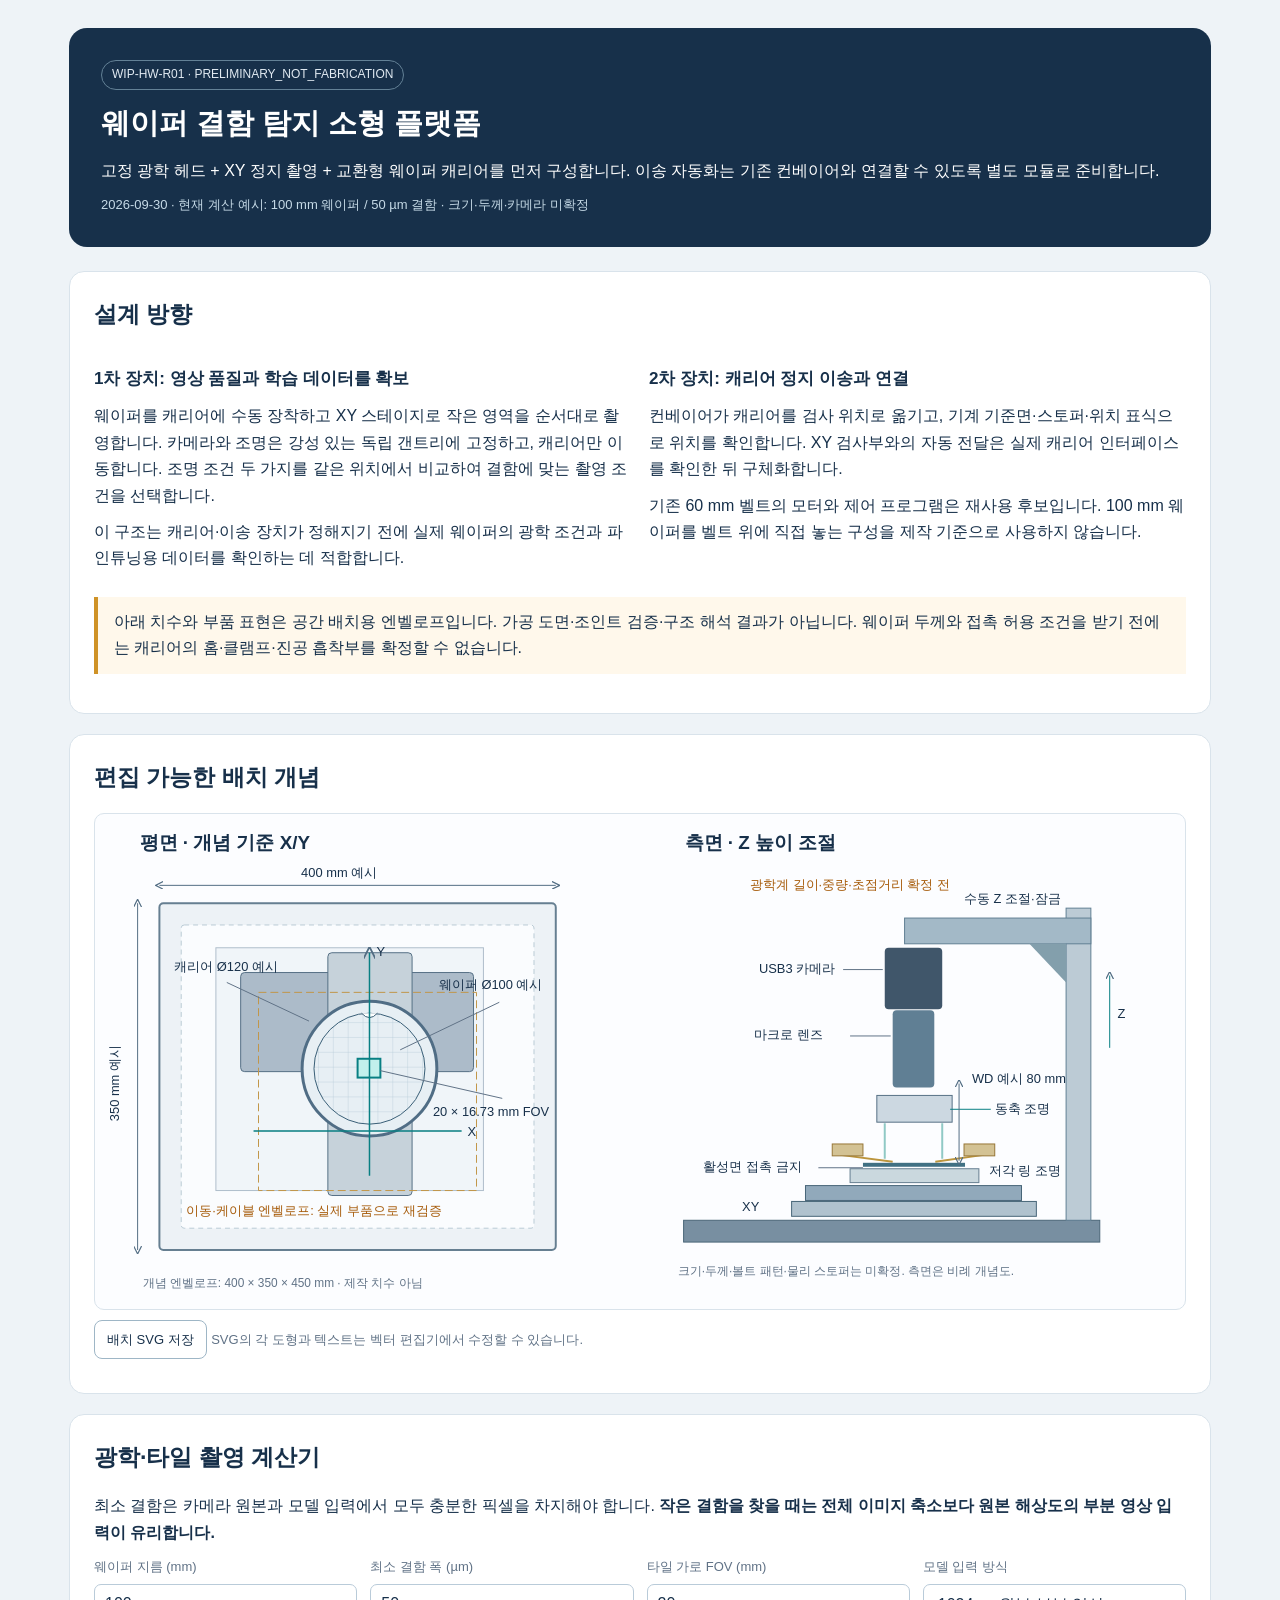
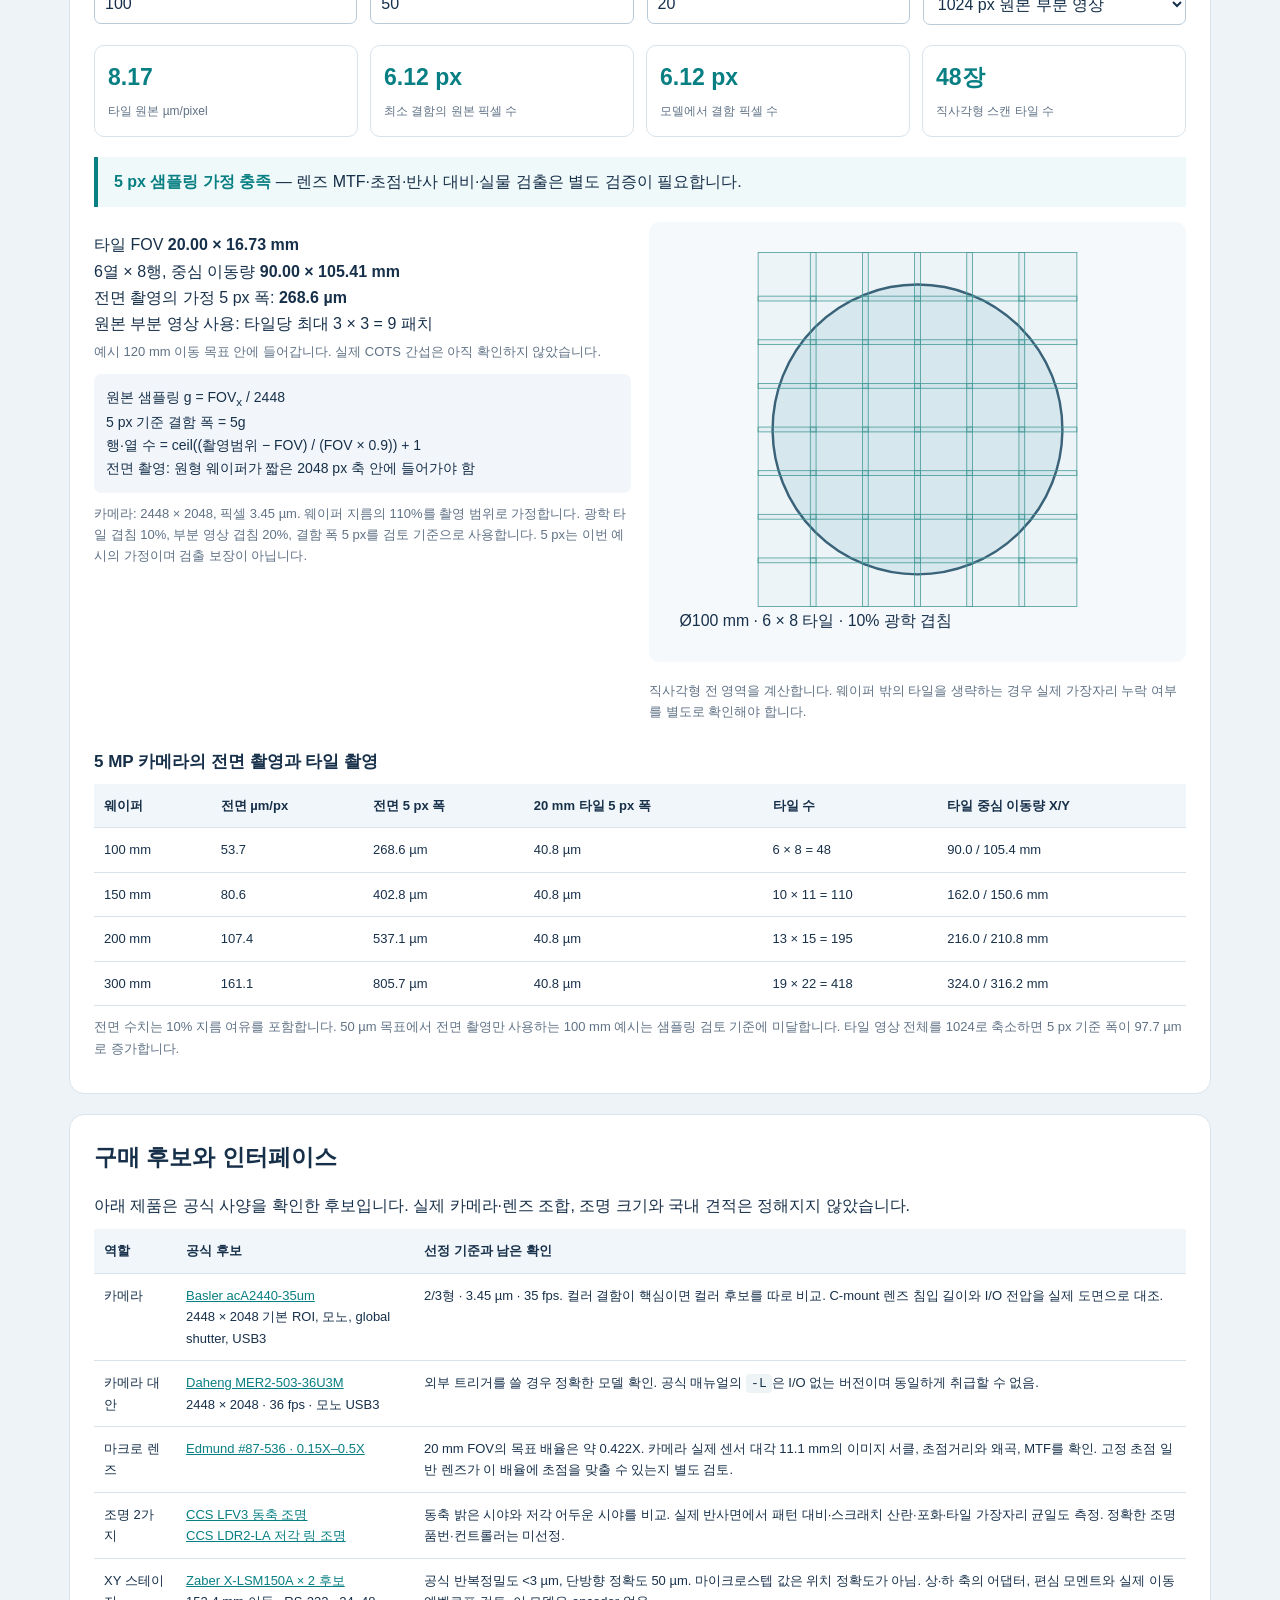
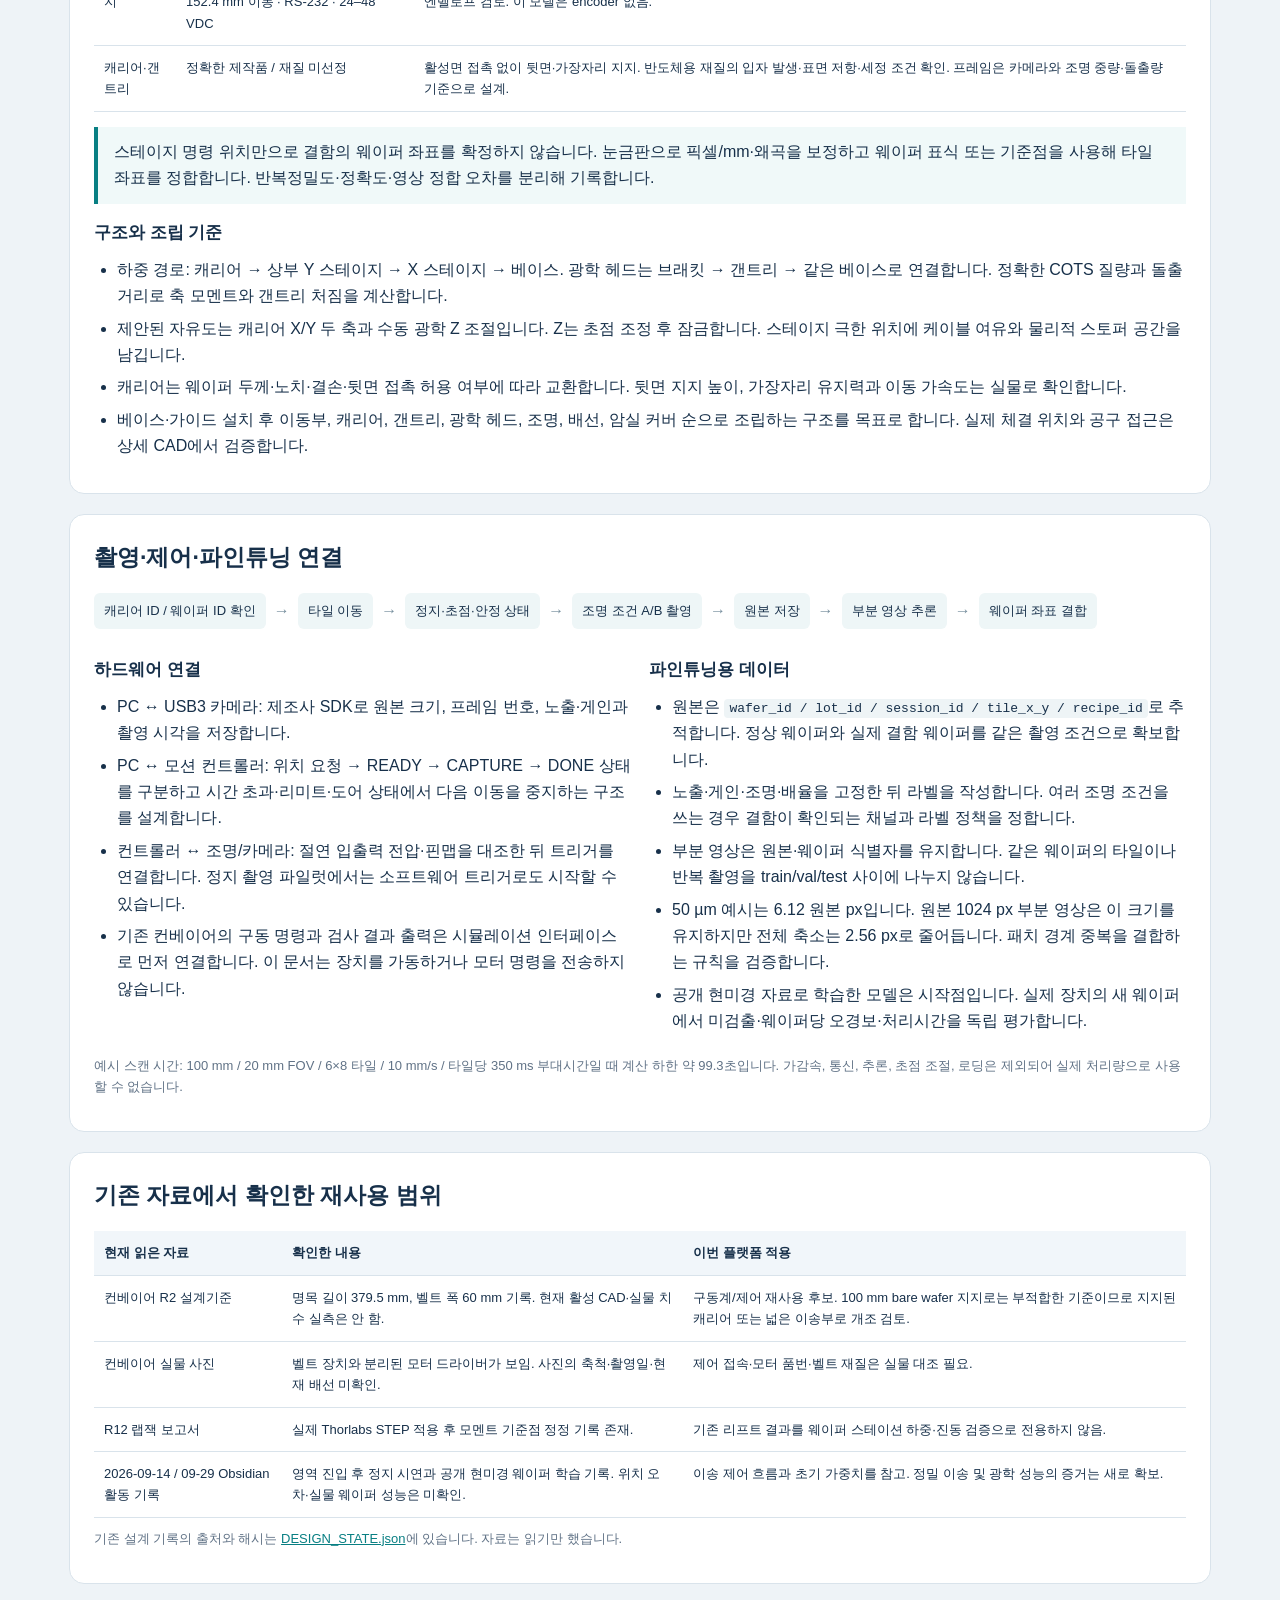
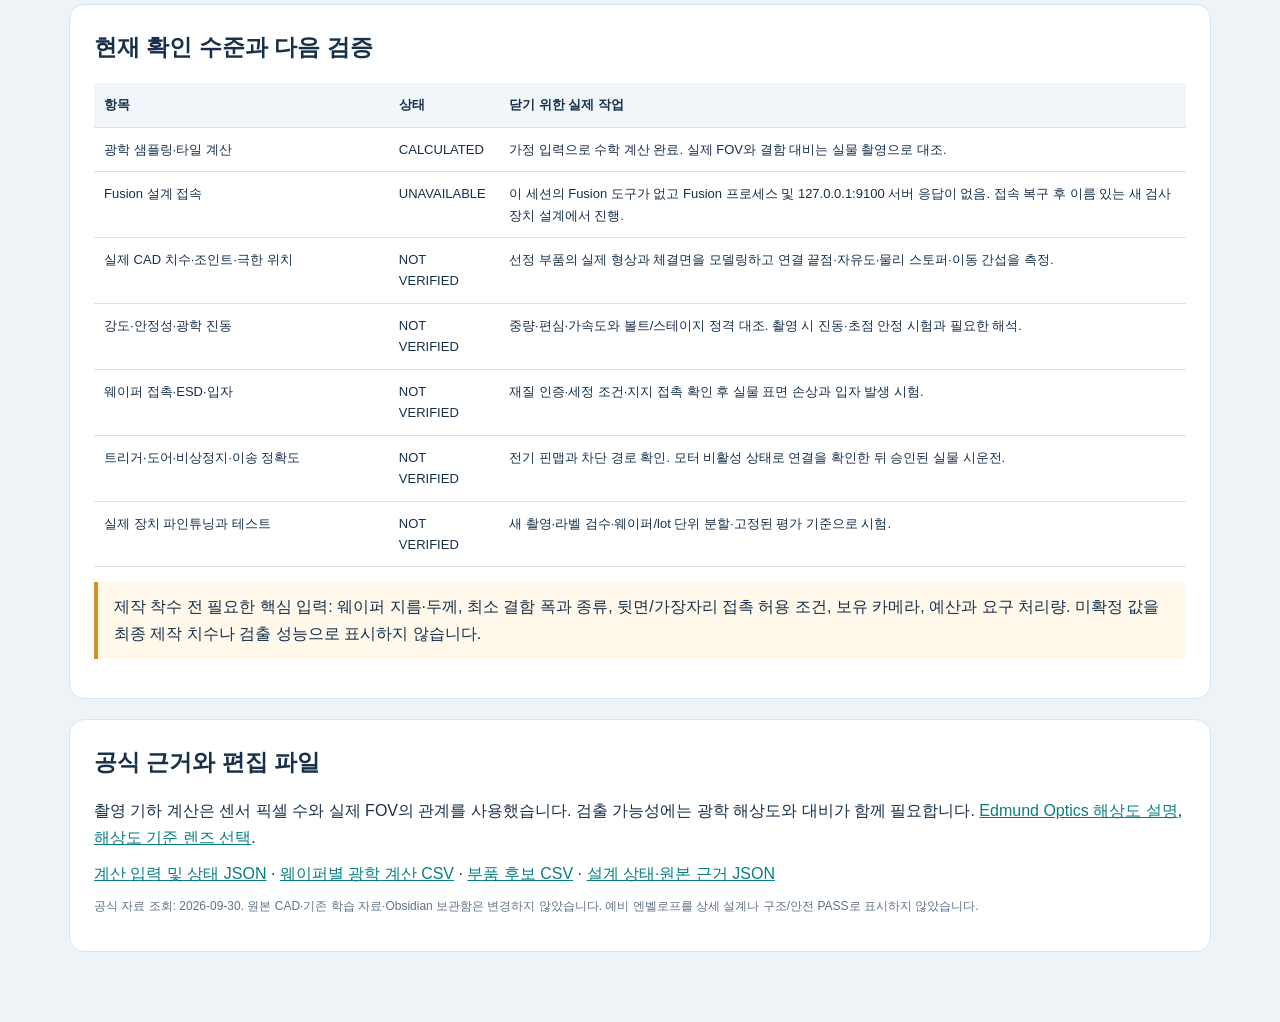
<file: hardware/design.html>
<!DOCTYPE html>
<html lang="ko"><head><meta charset="UTF-8"><meta name="viewport" content="width=device-width,initial-scale=1"><title>웨이퍼 결함 탐지 플랫폼 — 하드웨어 R01</title>
<style>
:root{--ink:#17304a;--muted:#607286;--accent:#087f83;--line:#d9e3eb;--bg:#eef3f7;--amber:#a65b0a}*{box-sizing:border-box}body{margin:0;background:var(--bg);color:var(--ink);font-family:'Malgun Gothic','Segoe UI',sans-serif;line-height:1.65}main{max-width:1190px;margin:auto;padding:28px 24px 50px}header{background:#17304a;color:#fff;border-radius:18px;padding:32px;margin-bottom:24px}h1{font-size:29px;margin:10px 0}h2{font-size:23px;margin:0 0 16px}h3{font-size:17px;margin:15px 0 8px}p{margin:10px 0}.meta{font-size:13px;color:#c6dae7}.badge{display:inline-block;padding:4px 10px;border:1px solid #638196;border-radius:25px;font-size:12px;color:#e1eaf2}.card{background:#fff;border:1px solid var(--line);border-radius:15px;padding:24px;margin:20px 0}.callout{border-left:4px solid var(--accent);background:#f0f9f9;padding:12px 16px;margin:15px 0}.caution{border-left-color:#cf9226;background:#fff8eb}.muted,.note{color:var(--muted);font-size:13px}.grid{display:grid;grid-template-columns:1fr 1fr;gap:18px}.inputs{display:grid;grid-template-columns:repeat(4,1fr);gap:13px}label{display:block;font-size:13px;color:var(--muted)}input,select{display:block;width:100%;margin-top:6px;padding:10px;border:1px solid #b9cbd9;border-radius:7px;font-size:16px;color:var(--ink);background:#fff}.metrics{display:grid;grid-template-columns:repeat(4,1fr);gap:12px;margin:20px 0}.metric{border:1px solid var(--line);padding:13px;border-radius:10px}.metric b{display:block;font-size:23px;color:var(--accent)}.metric span{font-size:12px;color:var(--muted)}.tablewrap{overflow-x:auto}table{border-collapse:collapse;width:100%;font-size:13px}th,td{border-bottom:1px solid var(--line);padding:11px 10px;vertical-align:top;text-align:left}th{background:#f1f6fa;font-weight:600}code{background:#eef4f6;border-radius:4px;padding:2px 5px}a{color:var(--accent)}ul,ol{padding-left:23px;margin:10px 0}li{margin:6px 0}button{background:#fff;border:1px solid #9eb6c6;color:var(--ink);border-radius:8px;padding:8px 12px;cursor:pointer;font:inherit;font-size:13px}.svgbox{width:100%;overflow:auto;border:1px solid var(--line);border-radius:10px;background:#fcfdff}.svgbox svg{min-width:760px;width:100%;height:auto;display:block}.formula{font-family:'Segoe UI',sans-serif;font-size:14px;background:#f2f6fa;padding:12px;border-radius:7px}.ok{color:#087f83;font-weight:600}.bad{color:#a65b0a;font-weight:600}.sources a{overflow-wrap:anywhere}.checks td:first-child{width:27%}.flow{display:flex;flex-wrap:wrap;gap:8px;align-items:center;margin:12px 0}.flow span{padding:7px 10px;background:#eef6f7;border-radius:6px;font-size:13px}.flow i{font-style:normal;color:#78909f}.footer{font-size:12px;color:var(--muted)}@media(max-width:820px){main{padding:12px}header{padding:22px}h1{font-size:25px}.grid{grid-template-columns:1fr}.inputs,.metrics{grid-template-columns:repeat(2,1fr)}}@media print{body{background:#fff}main{max-width:none;padding:0}.card,header{break-inside:avoid;border-radius:0}button{display:none}.svgbox svg{min-width:0}header{color:#17304a;background:#edf3f7}.badge,.meta{color:#17304a}a{color:#17304a}}
</style></head><body><main>
<header><span class="badge">WIP-HW-R01 · PRELIMINARY_NOT_FABRICATION</span><h1>웨이퍼 결함 탐지 소형 플랫폼</h1><p>고정 광학 헤드 + XY 정지 촬영 + 교환형 웨이퍼 캐리어를 먼저 구성합니다. 이송 자동화는 기존 컨베이어와 연결할 수 있도록 별도 모듈로 준비합니다.</p><div class="meta">2026-09-30 · 현재 계산 예시: 100 mm 웨이퍼 / 50 µm 결함 · 크기·두께·카메라 미확정</div></header>

<section class="card"><h2>설계 방향</h2><div class="grid"><div><h3>1차 장치: 영상 품질과 학습 데이터를 확보</h3><p>웨이퍼를 캐리어에 수동 장착하고 XY 스테이지로 작은 영역을 순서대로 촬영합니다. 카메라와 조명은 강성 있는 독립 갠트리에 고정하고, 캐리어만 이동합니다. 조명 조건 두 가지를 같은 위치에서 비교하여 결함에 맞는 촬영 조건을 선택합니다.</p><p>이 구조는 캐리어·이송 장치가 정해지기 전에 실제 웨이퍼의 광학 조건과 파인튜닝용 데이터를 확인하는 데 적합합니다.</p></div><div><h3>2차 장치: 캐리어 정지 이송과 연결</h3><p>컨베이어가 캐리어를 검사 위치로 옮기고, 기계 기준면·스토퍼·위치 표식으로 위치를 확인합니다. XY 검사부와의 자동 전달은 실제 캐리어 인터페이스를 확인한 뒤 구체화합니다.</p><p>기존 60 mm 벨트의 모터와 제어 프로그램은 재사용 후보입니다. 100 mm 웨이퍼를 벨트 위에 직접 놓는 구성을 제작 기준으로 사용하지 않습니다.</p></div></div><div class="callout caution">아래 치수와 부품 표현은 공간 배치용 엔벨로프입니다. 가공 도면·조인트 검증·구조 해석 결과가 아닙니다. 웨이퍼 두께와 접촉 허용 조건을 받기 전에는 캐리어의 홈·클램프·진공 흡착부를 확정할 수 없습니다.</div></section>

<section class="card"><h2>편집 가능한 배치 개념</h2><div class="svgbox">
<svg id="layoutSvg" xmlns="http://www.w3.org/2000/svg" viewBox="0 0 1100 500" role="img" aria-label="웨이퍼 검사부의 평면과 측면 개념"><defs><marker id="arrow" markerWidth="8" markerHeight="8" refX="4" refY="4" orient="auto-start-reverse"><path d="M0,0 L8,4 L0,8" fill="none" stroke="#526d83" stroke-width="1.2"/></marker><pattern id="wafergrid" width="15" height="15" patternUnits="userSpaceOnUse"><path d="M15 0H0V15" fill="none" stroke="#afc6d2" stroke-width=".7"/></pattern></defs>
<g font-family="Malgun Gothic,Segoe UI,sans-serif" fill="#17304a" font-size="13">
<text x="45" y="35" font-size="19" font-weight="bold">평면 · 개념 기준 X/Y</text><text x="595" y="35" font-size="19" font-weight="bold">측면 · Z 높이 조절</text>
<rect x="65" y="90" width="400" height="350" rx="4" fill="#edf2f6" stroke="#667f91" stroke-width="2"/><rect x="87" y="112" width="356" height="306" rx="3" fill="#fafcfe" stroke="#bacbd5" stroke-dasharray="5 4"/>
<rect x="122" y="135" width="270" height="245" fill="#f0f5f9" stroke="#afbdcb"/><rect x="147" y="160" width="235" height="100" rx="4" fill="#acbbc9" stroke="#567085"/><rect x="235" y="140" width="85" height="245" rx="4" fill="#c6d2da" stroke="#567085"/>
<rect x="165" y="180" width="220" height="200" fill="none" stroke="#c29648" stroke-dasharray="8 4"/><text x="92" y="405" fill="#a65b0a">이동·케이블 엔벨로프: 실제 부품으로 재검증</text>
<circle cx="277" cy="257" r="68" fill="#e7eff4" stroke="#506d85" stroke-width="3"/><circle cx="277" cy="257" r="56" fill="url(#wafergrid)" stroke="#385e76"/><path d="M269 201q8 9 16 0" fill="#fff" stroke="#385e76"/><rect x="265" y="247" width="23" height="19" fill="#c2f0ec" stroke="#087f83" stroke-width="2"/>
<path d="M160 320H370 M277 365V140" stroke="#087f83" stroke-width="1.5" marker-end="url(#arrow)"/><text x="376" y="325">X</text><text x="284" y="143">Y</text>
<path d="M216 209L133 170" fill="none" stroke="#607286"/><text x="80" y="158">캐리어 Ø120 예시</text><path d="M308 238L408 190" fill="none" stroke="#607286"/><text x="347" y="177">웨이퍼 Ø100 예시</text><path d="M288 259L411 287" fill="none" stroke="#607286"/><text x="341" y="305">20 × 16.73 mm FOV</text>
<line x1="65" y1="72" x2="465" y2="72" stroke="#526d83" marker-start="url(#arrow)" marker-end="url(#arrow)"/><text x="208" y="64">400 mm 예시</text><line x1="43" y1="90" x2="43" y2="440" stroke="#526d83" marker-start="url(#arrow)" marker-end="url(#arrow)"/><text x="24" y="310" transform="rotate(-90 24 310)">350 mm 예시</text>
<rect x="594" y="410" width="420" height="22" fill="#788fa1" stroke="#496577"/><rect x="980" y="95" width="25" height="315" fill="#bccbd5" stroke="#617f93"/><rect x="817" y="105" width="188" height="26" fill="#a3b9c7" stroke="#617f93"/><path d="M943 131L980 170L980 131Z" fill="#839fac"/>
<rect x="797" y="135" width="58" height="62" rx="4" fill="#40566a"/><text x="670" y="160">USB3 카메라</text><path d="M755 157H795" stroke="#607286"/>
<rect x="805" y="198" width="42" height="78" rx="4" fill="#607f94"/><text x="665" y="227">마크로 렌즈</text><path d="M762 224H803" stroke="#607286"/>
<rect x="789" y="284" width="76" height="27" fill="#ccd8e1" stroke="#567085"/><path d="M863 298H904" stroke="#087f83"/><text x="908" y="302">동축 조명</text>
<path d="M797 312L797 348 M855 312L855 348" stroke="#90c9c5" stroke-width="2"/><path d="M752 344L805 351 M897 344L848 351" stroke="#bc953d" stroke-width="2"/>
<rect x="744" y="333" width="31" height="12" fill="#d3c294" stroke="#977637"/><rect x="877" y="333" width="31" height="12" fill="#d3c294" stroke="#977637"/><text x="902" y="364">저각 링 조명</text>
<rect x="775" y="352" width="103" height="4" fill="#407083"/><rect x="762" y="358" width="130" height="14" fill="#cad8de" stroke="#657e90"/><text x="614" y="360">활성면 접촉 금지</text><path d="M730 357H775" stroke="#607286"/>
<rect x="717" y="375" width="218" height="15" fill="#91a9bb" stroke="#476578"/><rect x="703" y="391" width="247" height="15" fill="#b0c2ce" stroke="#476578"/><text x="653" y="401">XY</text>
<line x1="872" y1="272" x2="872" y2="350" stroke="#526d83" marker-start="url(#arrow)" marker-end="url(#arrow)"/><text x="885" y="271">WD 예시 80 mm</text><text x="661" y="76" fill="#a65b0a">광학계 길이·중량·초점거리 확정 전</text>
<path d="M1024 236V163" stroke="#087f83" marker-end="url(#arrow)"/><text x="1032" y="206">Z</text><text x="877" y="90">수동 Z 조절·잠금</text>
<text x="588" y="465" font-size="12" fill="#607286">크기·두께·볼트 패턴·물리 스토퍼는 미확정. 측면은 비례 개념도.</text><text x="48" y="477" font-size="12" fill="#607286">개념 엔벨로프: 400 × 350 × 450 mm · 제작 치수 아님</text>
</g></svg></div><p><button onclick="saveSVG('layoutSvg','wafer_layout_concept_R01.svg')">배치 SVG 저장</button> <span class="note">SVG의 각 도형과 텍스트는 벡터 편집기에서 수정할 수 있습니다.</span></p></section>

<section class="card"><h2>광학·타일 촬영 계산기</h2><p>최소 결함은 카메라 원본과 모델 입력에서 모두 충분한 픽셀을 차지해야 합니다. <strong>작은 결함을 찾을 때는 전체 이미지 축소보다 원본 해상도의 부분 영상 입력이 유리합니다.</strong></p>
<div class="inputs"><label>웨이퍼 지름 (mm)<input id="diam" type="number" min="20" max="450" value="100" step="1"></label><label>최소 결함 폭 (µm)<input id="feature" type="number" min="1" max="3000" value="50" step="1"></label><label>타일 가로 FOV (mm)<input id="fov" type="number" min="1" max="300" value="20" step=".1"></label><label>모델 입력 방식<select id="mode"><option value="native">1024 px 원본 부분 영상</option><option value="resize">전체 2448 px → 1024 축소</option></select></label></div>
<div class="metrics"><div class="metric"><b id="sampling"></b><span>타일 원본 µm/pixel</span></div><div class="metric"><b id="rawpixels"></b><span>최소 결함의 원본 픽셀 수</span></div><div class="metric"><b id="modelpixels"></b><span>모델에서 결함 픽셀 수</span></div><div class="metric"><b id="tilecount"></b><span>직사각형 스캔 타일 수</span></div></div>
<div id="criterion" class="callout"></div><div class="grid"><div><p id="calcDetails"></p><div class="formula">원본 샘플링 g = FOV<sub>x</sub> / 2448<br>5 px 기준 결함 폭 = 5g<br>행·열 수 = ceil((촬영범위 − FOV) / (FOV × 0.9)) + 1<br>전면 촬영: 원형 웨이퍼가 짧은 2048 px 축 안에 들어가야 함</div><p class="note">카메라: 2448 × 2048, 픽셀 3.45 µm. 웨이퍼 지름의 110%를 촬영 범위로 가정합니다. 광학 타일 겹침 10%, 부분 영상 겹침 20%, 결함 폭 5 px를 검토 기준으로 사용합니다. 5 px는 이번 예시의 가정이며 검출 보장이 아닙니다.</p></div><div><svg id="scanSvg" xmlns="http://www.w3.org/2000/svg" viewBox="0 0 440 360" style="width:100%;background:#f6f9fc;border-radius:10px" aria-label="스캔 타일 촬영 영역"></svg><p class="note">직사각형 전 영역을 계산합니다. 웨이퍼 밖의 타일을 생략하는 경우 실제 가장자리 누락 여부를 별도로 확인해야 합니다.</p></div></div>
<h3>5 MP 카메라의 전면 촬영과 타일 촬영</h3><div class="tablewrap"><table><thead><tr><th>웨이퍼</th><th>전면 µm/px</th><th>전면 5 px 폭</th><th>20 mm 타일 5 px 폭</th><th>타일 수</th><th>타일 중심 이동량 X/Y</th></tr></thead><tbody id="scenarioTable"></tbody></table></div><p class="note">전면 수치는 10% 지름 여유를 포함합니다. 50 µm 목표에서 전면 촬영만 사용하는 100 mm 예시는 샘플링 검토 기준에 미달합니다. 타일 영상 전체를 1024로 축소하면 5 px 기준 폭이 97.7 µm로 증가합니다.</p></section>

<section class="card"><h2>구매 후보와 인터페이스</h2><p>아래 제품은 공식 사양을 확인한 후보입니다. 실제 카메라·렌즈 조합, 조명 크기와 국내 견적은 정해지지 않았습니다.</p><div class="tablewrap"><table><thead><tr><th>역할</th><th>공식 후보</th><th>선정 기준과 남은 확인</th></tr></thead><tbody>
<tr><td>카메라</td><td><a href="https://docs.baslerweb.com/aca2440-35um">Basler acA2440-35um</a><br>2448 × 2048 기본 ROI, 모노, global shutter, USB3</td><td>2/3형 · 3.45 µm · 35 fps. 컬러 결함이 핵심이면 컬러 후보를 따로 비교. C-mount 렌즈 침입 길이와 I/O 전압을 실제 도면으로 대조.</td></tr>
<tr><td>카메라 대안</td><td><a href="https://en.daheng-imaging.com/show-106-1990-1.html">Daheng MER2-503-36U3M</a><br>2448 × 2048 · 36 fps · 모노 USB3</td><td>외부 트리거를 쓸 경우 정확한 모델 확인. 공식 매뉴얼의 <code>-L</code>은 I/O 없는 버전이며 동일하게 취급할 수 없음.</td></tr>
<tr><td>마크로 렌즈</td><td><a href="https://www.edmundoptics.com/p/015x-05x-varimagtltrade-non-telecentric-lens/29920/">Edmund #87-536 · 0.15X–0.5X</a></td><td>20 mm FOV의 목표 배율은 약 0.422X. 카메라 실제 센서 대각 11.1 mm의 이미지 서클, 초점거리와 왜곡, MTF를 확인. 고정 초점 일반 렌즈가 이 배율에 초점을 맞출 수 있는지 별도 검토.</td></tr>
<tr><td>조명 2가지</td><td><a href="https://www.ccs-grp.com/products/series/150">CCS LFV3 동축 조명</a><br><a href="https://www.ccs-grp.com/products/series/3">CCS LDR2-LA 저각 링 조명</a></td><td>동축 밝은 시야와 저각 어두운 시야를 비교. 실제 반사면에서 패턴 대비·스크래치 산란·포화·타일 가장자리 균일도 측정. 정확한 조명 품번·컨트롤러는 미선정.</td></tr>
<tr><td>XY 스테이지</td><td><a href="https://www.zaber.com/products/linear-stages/X-LSM/specs?part=X-LSM150A">Zaber X-LSM150A × 2 후보</a><br>152.4 mm 이동 · RS-232 · 24–48 VDC</td><td>공식 반복정밀도 &lt;3 µm, 단방향 정확도 50 µm. 마이크로스텝 값은 위치 정확도가 아님. 상·하 축의 어댑터, 편심 모멘트와 실제 이동 엔벨로프 검토. 이 모델은 encoder 없음.</td></tr>
<tr><td>캐리어·갠트리</td><td>정확한 제작품 / 재질 미선정</td><td>활성면 접촉 없이 뒷면·가장자리 지지. 반도체용 재질의 입자 발생·표면 저항·세정 조건 확인. 프레임은 카메라와 조명 중량·돌출량 기준으로 설계.</td></tr>
</tbody></table></div><div class="callout">스테이지 명령 위치만으로 결함의 웨이퍼 좌표를 확정하지 않습니다. 눈금판으로 픽셀/mm·왜곡을 보정하고 웨이퍼 표식 또는 기준점을 사용해 타일 좌표를 정합합니다. 반복정밀도·정확도·영상 정합 오차를 분리해 기록합니다.</div>
<h3>구조와 조립 기준</h3><ul><li>하중 경로: 캐리어 → 상부 Y 스테이지 → X 스테이지 → 베이스. 광학 헤드는 브래킷 → 갠트리 → 같은 베이스로 연결합니다. 정확한 COTS 질량과 돌출 거리로 축 모멘트와 갠트리 처짐을 계산합니다.</li><li>제안된 자유도는 캐리어 X/Y 두 축과 수동 광학 Z 조절입니다. Z는 초점 조정 후 잠금합니다. 스테이지 극한 위치에 케이블 여유와 물리적 스토퍼 공간을 남깁니다.</li><li>캐리어는 웨이퍼 두께·노치·결손·뒷면 접촉 허용 여부에 따라 교환합니다. 뒷면 지지 높이, 가장자리 유지력과 이동 가속도는 실물로 확인합니다.</li><li>베이스·가이드 설치 후 이동부, 캐리어, 갠트리, 광학 헤드, 조명, 배선, 암실 커버 순으로 조립하는 구조를 목표로 합니다. 실제 체결 위치와 공구 접근은 상세 CAD에서 검증합니다.</li></ul></section>

<section class="card"><h2>촬영·제어·파인튜닝 연결</h2><div class="flow"><span>캐리어 ID / 웨이퍼 ID 확인</span><i>→</i><span>타일 이동</span><i>→</i><span>정지·초점·안정 상태</span><i>→</i><span>조명 조건 A/B 촬영</span><i>→</i><span>원본 저장</span><i>→</i><span>부분 영상 추론</span><i>→</i><span>웨이퍼 좌표 결합</span></div>
<div class="grid"><div><h3>하드웨어 연결</h3><ul><li>PC ↔ USB3 카메라: 제조사 SDK로 원본 크기, 프레임 번호, 노출·게인과 촬영 시각을 저장합니다.</li><li>PC ↔ 모션 컨트롤러: 위치 요청 → READY → CAPTURE → DONE 상태를 구분하고 시간 초과·리미트·도어 상태에서 다음 이동을 중지하는 구조를 설계합니다.</li><li>컨트롤러 ↔ 조명/카메라: 절연 입출력 전압·핀맵을 대조한 뒤 트리거를 연결합니다. 정지 촬영 파일럿에서는 소프트웨어 트리거로도 시작할 수 있습니다.</li><li>기존 컨베이어의 구동 명령과 검사 결과 출력은 시뮬레이션 인터페이스로 먼저 연결합니다. 이 문서는 장치를 가동하거나 모터 명령을 전송하지 않습니다.</li></ul></div><div><h3>파인튜닝용 데이터</h3><ul><li>원본은 <code>wafer_id / lot_id / session_id / tile_x_y / recipe_id</code>로 추적합니다. 정상 웨이퍼와 실제 결함 웨이퍼를 같은 촬영 조건으로 확보합니다.</li><li>노출·게인·조명·배율을 고정한 뒤 라벨을 작성합니다. 여러 조명 조건을 쓰는 경우 결함이 확인되는 채널과 라벨 정책을 정합니다.</li><li>부분 영상은 원본·웨이퍼 식별자를 유지합니다. 같은 웨이퍼의 타일이나 반복 촬영을 train/val/test 사이에 나누지 않습니다.</li><li>50 µm 예시는 6.12 원본 px입니다. 원본 1024 px 부분 영상은 이 크기를 유지하지만 전체 축소는 2.56 px로 줄어듭니다. 패치 경계 중복을 결합하는 규칙을 검증합니다.</li><li>공개 현미경 자료로 학습한 모델은 시작점입니다. 실제 장치의 새 웨이퍼에서 미검출·웨이퍼당 오경보·처리시간을 독립 평가합니다.</li></ul></div></div>
<p class="note">예시 스캔 시간: 100 mm / 20 mm FOV / 6×8 타일 / 10 mm/s / 타일당 350 ms 부대시간일 때 계산 하한 약 99.3초입니다. 가감속, 통신, 추론, 초점 조절, 로딩은 제외되어 실제 처리량으로 사용할 수 없습니다.</p></section>

<section class="card"><h2>기존 자료에서 확인한 재사용 범위</h2><div class="tablewrap"><table><thead><tr><th>현재 읽은 자료</th><th>확인한 내용</th><th>이번 플랫폼 적용</th></tr></thead><tbody><tr><td>컨베이어 R2 설계기준</td><td>명목 길이 379.5 mm, 벨트 폭 60 mm 기록. 현재 활성 CAD·실물 치수 실측은 안 함.</td><td>구동계/제어 재사용 후보. 100 mm bare wafer 지지로는 부적합한 기준이므로 지지된 캐리어 또는 넓은 이송부로 개조 검토.</td></tr><tr><td>컨베이어 실물 사진</td><td>벨트 장치와 분리된 모터 드라이버가 보임. 사진의 축척·촬영일·현재 배선 미확인.</td><td>제어 접속·모터 품번·벨트 재질은 실물 대조 필요.</td></tr><tr><td>R12 랩잭 보고서</td><td>실제 Thorlabs STEP 적용 후 모멘트 기준점 정정 기록 존재.</td><td>기존 리프트 결과를 웨이퍼 스테이션 하중·진동 검증으로 전용하지 않음.</td></tr><tr><td>2026-09-14 / 09-29 Obsidian 활동 기록</td><td>영역 진입 후 정지 시연과 공개 현미경 웨이퍼 학습 기록. 위치 오차·실물 웨이퍼 성능은 미확인.</td><td>이송 제어 흐름과 초기 가중치를 참고. 정밀 이송 및 광학 성능의 증거는 새로 확보.</td></tr></tbody></table></div><p class="note">기존 설계 기록의 출처와 해시는 <a href="DESIGN_STATE.json">DESIGN_STATE.json</a>에 있습니다. 자료는 읽기만 했습니다.</p></section>

<section class="card"><h2>현재 확인 수준과 다음 검증</h2><div class="tablewrap"><table class="checks"><thead><tr><th>항목</th><th>상태</th><th>닫기 위한 실제 작업</th></tr></thead><tbody>
<tr><td>광학 샘플링·타일 계산</td><td>CALCULATED</td><td>가정 입력으로 수학 계산 완료. 실제 FOV와 결함 대비는 실물 촬영으로 대조.</td></tr><tr><td>Fusion 설계 접속</td><td>UNAVAILABLE</td><td>이 세션의 Fusion 도구가 없고 Fusion 프로세스 및 127.0.0.1:9100 서버 응답이 없음. 접속 복구 후 이름 있는 새 검사 장치 설계에서 진행.</td></tr><tr><td>실제 CAD 치수·조인트·극한 위치</td><td>NOT VERIFIED</td><td>선정 부품의 실제 형상과 체결면을 모델링하고 연결 끝점·자유도·물리 스토퍼·이동 간섭을 측정.</td></tr><tr><td>강도·안정성·광학 진동</td><td>NOT VERIFIED</td><td>중량·편심·가속도와 볼트/스테이지 정격 대조. 촬영 시 진동·초점 안정 시험과 필요한 해석.</td></tr><tr><td>웨이퍼 접촉·ESD·입자</td><td>NOT VERIFIED</td><td>재질 인증·세정 조건·지지 접촉 확인 후 실물 표면 손상과 입자 발생 시험.</td></tr><tr><td>트리거·도어·비상정지·이송 정확도</td><td>NOT VERIFIED</td><td>전기 핀맵과 차단 경로 확인. 모터 비활성 상태로 연결을 확인한 뒤 승인된 실물 시운전.</td></tr><tr><td>실제 장치 파인튜닝과 테스트</td><td>NOT VERIFIED</td><td>새 촬영·라벨 검수·웨이퍼/lot 단위 분할·고정된 평가 기준으로 시험.</td></tr></tbody></table></div><div class="callout caution">제작 착수 전 필요한 핵심 입력: 웨이퍼 지름·두께, 최소 결함 폭과 종류, 뒷면/가장자리 접촉 허용 조건, 보유 카메라, 예산과 요구 처리량. 미확정 값을 최종 제작 치수나 검출 성능으로 표시하지 않습니다.</div></section>

<section class="card sources"><h2>공식 근거와 편집 파일</h2><p>촬영 기하 계산은 센서 픽셀 수와 실제 FOV의 관계를 사용했습니다. 검출 가능성에는 광학 해상도와 대비가 함께 필요합니다. <a href="https://www.edmundoptics.com/knowledge-center/application-notes/imaging/resolution/">Edmund Optics 해상도 설명</a>, <a href="https://www.edmundoptics.com/knowledge-center/application-notes/imaging/lens-selection-based-on-resolution/">해상도 기준 렌즈 선택</a>.</p><p><a href="parameters.json">계산 입력 및 상태 JSON</a> · <a href="optical_sampling.csv">웨이퍼별 광학 계산 CSV</a> · <a href="component_candidates.csv">부품 후보 CSV</a> · <a href="DESIGN_STATE.json">설계 상태·원본 근거 JSON</a></p><p class="footer">공식 자료 조회: 2026-09-30. 원본 CAD·기존 학습 자료·Obsidian 보관함은 변경하지 않았습니다. 예비 엔벨로프를 상세 설계나 구조/안전 PASS로 표시하지 않았습니다.</p></section>
</main><script>
const scenarios=[{"wafer_diameter_mm": 100, "coverage_bbox_mm": 110.00000000000001, "fullwafer_fov_short_mm": 110.00000000000001, "fullwafer_sampling_um_per_pixel": 53.71093750000001, "fullwafer_5px_feature_um": 268.5546875, "tile_fov_x_mm": 20, "tile_fov_y_mm": 16.73202614379085, "tile_sampling_um_per_pixel": 8.169934640522877, "tile_5px_feature_um": 40.84967320261438, "tile_5px_feature_after_fullframe_1024_resize_um": 97.65625, "tiles_x": 6, "tiles_y": 8, "tile_count_rectangular": 48, "required_tile_center_travel_x_mm": 90.0, "required_tile_center_travel_y_mm": 105.41176470588236, "serpentine_path_mm": 825.4117647058823, "cycle_lower_bound_s_assumed_10mms_350ms_overhead": 99.34117647058822}, {"wafer_diameter_mm": 150, "coverage_bbox_mm": 165.0, "fullwafer_fov_short_mm": 165.0, "fullwafer_sampling_um_per_pixel": 80.56640625, "fullwafer_5px_feature_um": 402.83203125000006, "tile_fov_x_mm": 20, "tile_fov_y_mm": 16.73202614379085, "tile_sampling_um_per_pixel": 8.169934640522877, "tile_5px_feature_um": 40.84967320261438, "tile_5px_feature_after_fullframe_1024_resize_um": 97.65625, "tiles_x": 10, "tiles_y": 11, "tile_count_rectangular": 110, "required_tile_center_travel_x_mm": 162.0, "required_tile_center_travel_y_mm": 150.58823529411765, "serpentine_path_mm": 1932.5882352941176, "cycle_lower_bound_s_assumed_10mms_350ms_overhead": 231.75882352941176}, {"wafer_diameter_mm": 200, "coverage_bbox_mm": 220.00000000000003, "fullwafer_fov_short_mm": 220.00000000000003, "fullwafer_sampling_um_per_pixel": 107.42187500000001, "fullwafer_5px_feature_um": 537.109375, "tile_fov_x_mm": 20, "tile_fov_y_mm": 16.73202614379085, "tile_sampling_um_per_pixel": 8.169934640522877, "tile_5px_feature_um": 40.84967320261438, "tile_5px_feature_after_fullframe_1024_resize_um": 97.65625, "tiles_x": 13, "tiles_y": 15, "tile_count_rectangular": 195, "required_tile_center_travel_x_mm": 216.0, "required_tile_center_travel_y_mm": 210.82352941176472, "serpentine_path_mm": 3450.823529411765, "cycle_lower_bound_s_assumed_10mms_350ms_overhead": 413.3323529411765}, {"wafer_diameter_mm": 300, "coverage_bbox_mm": 330.0, "fullwafer_fov_short_mm": 330.0, "fullwafer_sampling_um_per_pixel": 161.1328125, "fullwafer_5px_feature_um": 805.6640625000001, "tile_fov_x_mm": 20, "tile_fov_y_mm": 16.73202614379085, "tile_sampling_um_per_pixel": 8.169934640522877, "tile_5px_feature_um": 40.84967320261438, "tile_5px_feature_after_fullframe_1024_resize_um": 97.65625, "tiles_x": 19, "tiles_y": 22, "tile_count_rectangular": 418, "required_tile_center_travel_x_mm": 324.0, "required_tile_center_travel_y_mm": 316.2352941176471, "serpentine_path_mm": 7444.235294117647, "cycle_lower_bound_s_assumed_10mms_350ms_overhead": 890.7235294117646}];const sources={"basler_camera": "https://docs.baslerweb.com/aca2440-35um", "daheng_camera": "https://en.daheng-imaging.com/show-106-1990-1.html", "daheng_manual": "https://www.dahengimaging.com/downloads/USB3-MER2-ME2P-Vision-Cameras-User-Manual-V1.0.10.pdf", "macro_lens": "https://www.edmundoptics.com/p/015x-05x-varimagtltrade-non-telecentric-lens/29920/", "coaxial_light": "https://www.ccs-grp.com/products/series/150", "darkfield_light": "https://www.ccs-grp.com/products/series/3", "xy_stage": "https://www.zaber.com/products/linear-stages/X-LSM/specs?part=X-LSM150A", "resolution": "https://www.edmundoptics.com/knowledge-center/application-notes/imaging/resolution/", "lens_selection": "https://www.edmundoptics.com/knowledge-center/application-notes/imaging/lens-selection-based-on-resolution/"};
function saveSVG(id,name){const s=new XMLSerializer().serializeToString(document.getElementById(id));const url=URL.createObjectURL(new Blob([s],{type:'image/svg+xml'}));const a=document.createElement('a');a.href=url;a.download=name;a.click();setTimeout(()=>URL.revokeObjectURL(url),1000)}
const scenarioTable=document.getElementById('scenarioTable');scenarioTable.innerHTML=scenarios.map(s=>`<tr><td>${s.wafer_diameter_mm} mm</td><td>${s.fullwafer_sampling_um_per_pixel.toFixed(1)}</td><td>${s.fullwafer_5px_feature_um.toFixed(1)} µm</td><td>${s.tile_5px_feature_um.toFixed(1)} µm</td><td>${s.tiles_x} × ${s.tiles_y} = ${s.tile_count_rectangular}</td><td>${s.required_tile_center_travel_x_mm.toFixed(1)} / ${s.required_tile_center_travel_y_mm.toFixed(1)} mm</td></tr>`).join('');
function update(){const d=Number(document.getElementById('diam').value),f=Number(document.getElementById('feature').value),fx=Number(document.getElementById('fov').value),native=document.getElementById('mode').value==='native';if(!(d>0&&f>0&&fx>0))return;const nx=2448,ny=2048,fy=fx*ny/nx,g=fx/nx*1000,raw=f/g,model=raw*(native?1:1024/nx),coverage=Number((d*1.1).toFixed(10)),sx=fx*.9,sy=fy*.9,cols=Math.ceil(Math.max(0,coverage-fx)/sx-1e-12)+1,rows=Math.ceil(Math.max(0,coverage-fy)/sy-1e-12)+1;document.getElementById('sampling').textContent=g.toFixed(2);document.getElementById('rawpixels').textContent=raw.toFixed(2)+' px';document.getElementById('modelpixels').textContent=model.toFixed(2)+' px';document.getElementById('tilecount').textContent=cols*rows+'장';document.getElementById('criterion').innerHTML=model>=5?'<span class="ok">5 px 샘플링 가정 충족</span> — 렌즈 MTF·초점·반사 대비·실물 검출은 별도 검증이 필요합니다.':'<span class="bad">5 px 샘플링 가정 미달</span> — FOV를 줄이거나 원본 부분 영상으로 입력하여 최소 결함 픽셀 수를 확보하세요.';const cx=(cols-1)*sx,cy=(rows-1)*sy;const pn=Math.ceil(Math.max(0,nx-1024)/(1024*.8))+1,pm=Math.ceil(Math.max(0,ny-1024)/(1024*.8))+1;document.getElementById('calcDetails').innerHTML=`타일 FOV <strong>${fx.toFixed(2)} × ${fy.toFixed(2)} mm</strong><br>${cols}열 × ${rows}행, 중심 이동량 <strong>${cx.toFixed(2)} × ${cy.toFixed(2)} mm</strong><br>전면 촬영의 가정 5 px 폭: <strong>${(5*coverage/ny*1000).toFixed(1)} µm</strong><br>원본 부분 영상 사용: 타일당 최대 ${pn} × ${pm} = ${pn*pm} 패치<br>${cx>120||cy>120?'<span class="bad">예시 120 mm 이동 목표를 넘습니다. 스테이지·프레임 크기를 다시 정해야 합니다.</span>':'<span class="note">예시 120 mm 이동 목표 안에 들어갑니다. 실제 COTS 간섭은 아직 확인하지 않았습니다.</span>'}`;const svg=document.getElementById('scanSvg'),scale=290/Math.max(coverage,fx+(cols-1)*sx,fy+(rows-1)*sy),cx0=220,cy0=170;let t=`<circle cx="${cx0}" cy="${cy0}" r="${d*scale/2}" fill="#dfebf2" stroke="#3c6179" stroke-width="2"/>`;if(cols*rows<=1500){for(let j=0;j<rows;j++)for(let i=0;i<cols;i++){const x=cx0+((i-(cols-1)/2)*sx-fx/2)*scale,y=cy0+((j-(rows-1)/2)*sy-fy/2)*scale;t+=`<rect x="${x}" y="${y}" width="${fx*scale}" height="${fy*scale}" fill="#087f83" fill-opacity=".04" stroke="#4a9b99" stroke-width=".65"/>`}}else t+='<text x="40" y="40" font-size="13">타일 수가 많아 격자를 생략했습니다.</text>';t+=`<text x="25" y="331" font-family="Malgun Gothic,sans-serif" font-size="13" fill="#17304a">Ø${d} mm · ${cols} × ${rows} 타일 · 10% 광학 겹침</text>`;svg.innerHTML=t;}
['diam','feature','fov','mode'].forEach(id=>document.getElementById(id).addEventListener('input',update));update();
</script></body></html>
</file>
